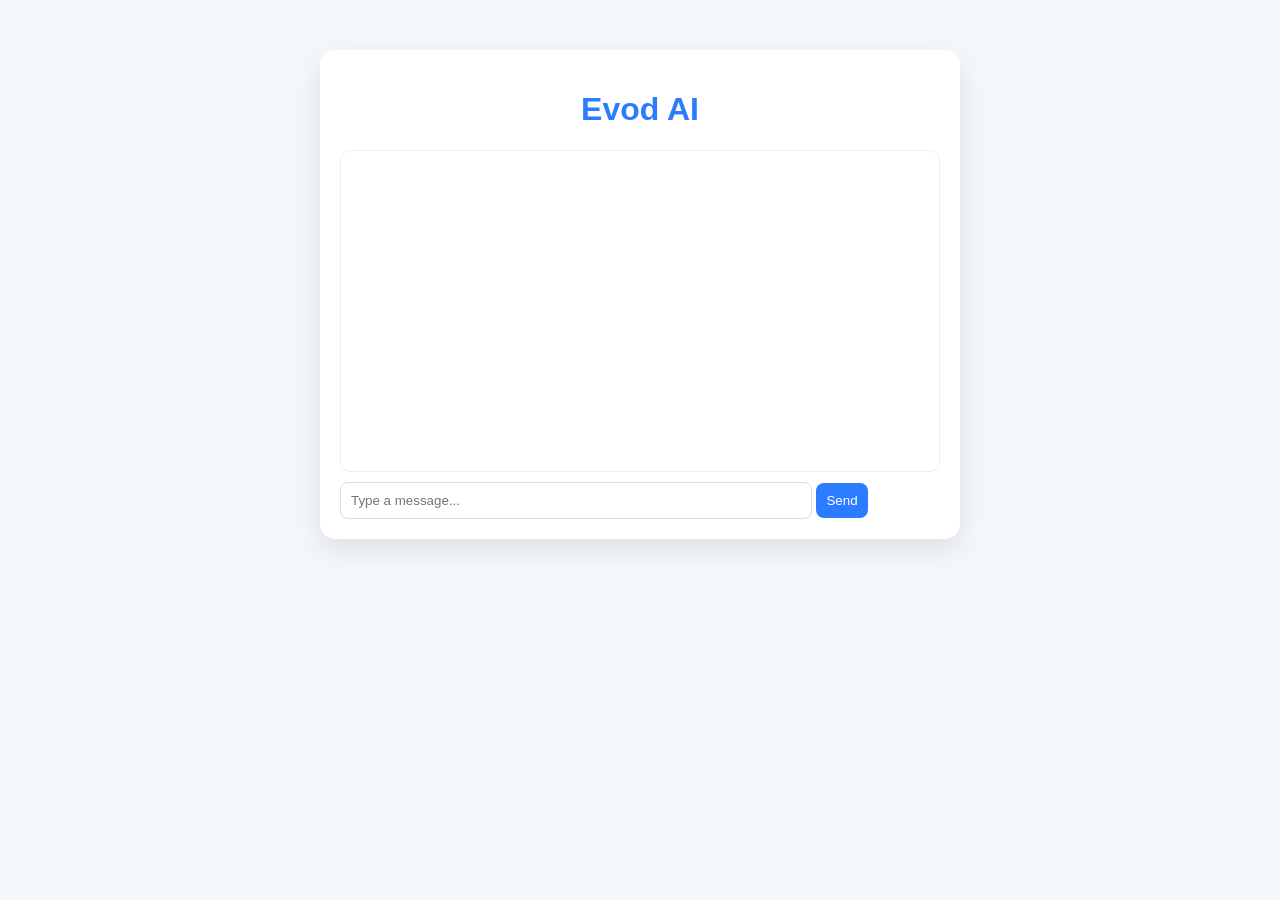
<file: index.html>
<!DOCTYPE html>
<html>
<head>
<title>Evod AI Chat</title>

<style>

body{
  font-family: 'Segoe UI', sans-serif;
  background:#f4f7fc;
  margin:0;
}

.container{
  max-width:600px;
  margin:50px auto;
  background:white;
  padding:20px;
  border-radius:15px;
  box-shadow:0 10px 30px rgba(0,0,0,0.1);
}

h1{
  text-align:center;
  color:#2b7cff;
}

#chat{
  height:300px;
  overflow-y:auto;
  border:1px solid #eee;
  padding:10px;
  border-radius:10px;
  margin-bottom:10px;
}

.message-user{
  text-align:right;
  background:#2b7cff;
  color:white;
  padding:10px;
  border-radius:10px;
  margin:5px;
}

.message-ai{
  text-align:left;
  background:#eee;
  padding:10px;
  border-radius:10px;
  margin:5px;
}

#typing{
  font-size:12px;
  color:#999;
  margin-left:5px;
}

input{
  width:75%;
  padding:10px;
  border-radius:8px;
  border:1px solid #ddd;
}

button{
  padding:10px;
  border:none;
  background:#2b7cff;
  color:white;
  border-radius:8px;
  cursor:pointer;
}

</style>

</head>

<body>

<div class="container">

<h1>Evod AI</h1>

<div id="chat"></div>
<div id="typing"></div>

<input id="msg" placeholder="Type a message...">
<button onclick="send()">Send</button>

</div>

<script>

async function send(){

let input = document.getElementById("msg");
let chat = document.getElementById("chat");
let typing = document.getElementById("typing");

let text = input.value.trim();

if(text==="") return;

// USER MESSAGE
chat.innerHTML += `<div class="message-user">${text}</div>`;
input.value = "";

// AUTO SCROLL
chat.scrollTop = chat.scrollHeight;

// SHOW TYPING
typing.innerText = "AI is typing...";

// SEND TO BACKEND
let res = await fetch("/reply", {
  method:"POST",
  headers:{
    "Content-Type":"application/json"
  },
  body: JSON.stringify({text:text})
});

let data = await res.json();

// REMOVE TYPING
typing.innerText = "";

// AI MESSAGE
chat.innerHTML += `<div class="message-ai">${data.reply}</div>`;

// AUTO SCROLL AGAIN
chat.scrollTop = chat.scrollHeight;

}

</script>

</body>
</html>
</file>
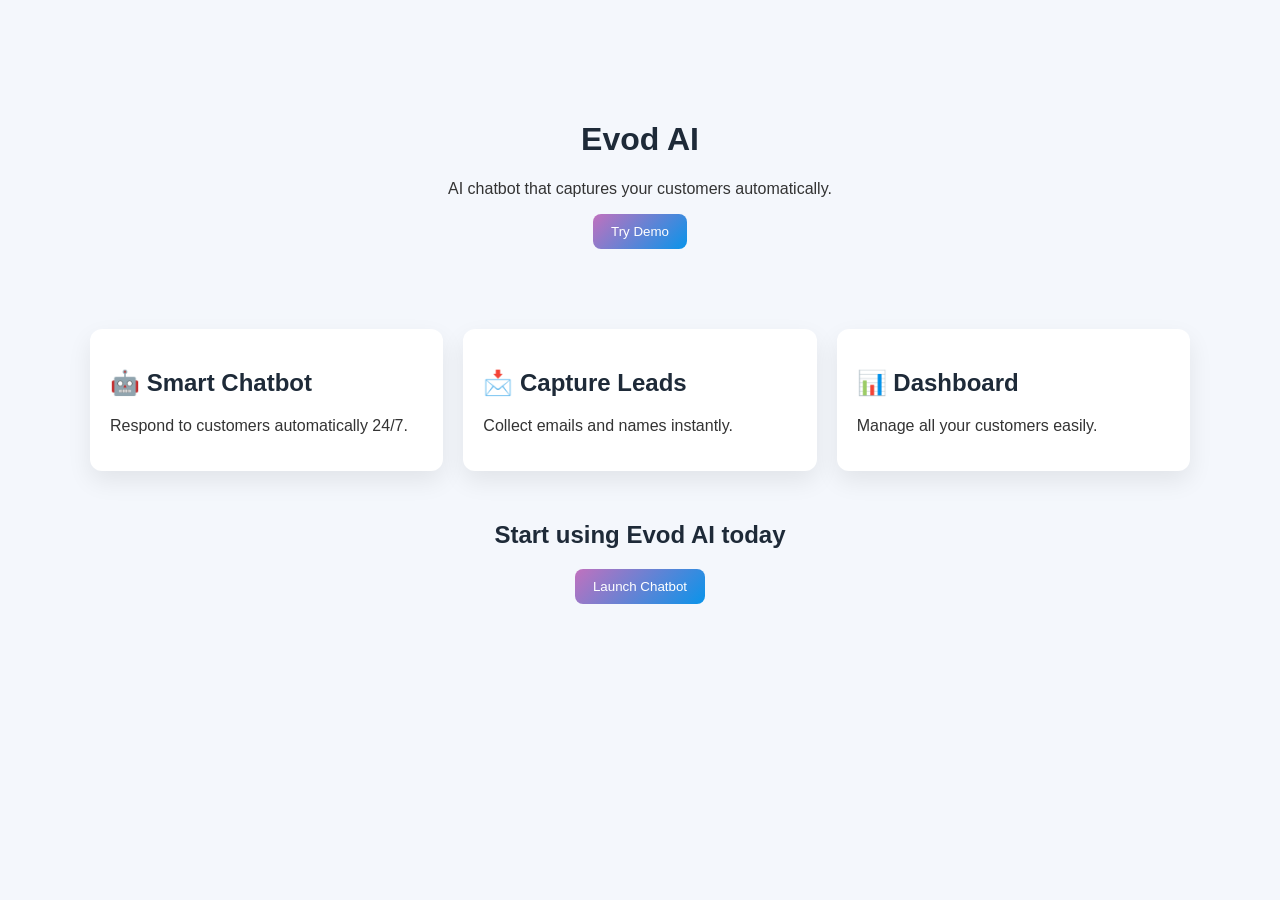
<file: landing.html>
<!DOCTYPE html>
<html>
<head>
<title>Evod AI Client Automation</title>
<link rel="stylesheet" href="style.css">
</head>

<body>

<div class="container">

<!-- HERO -->
<div style="text-align:center;padding:80px 20px;">
<h1> Evod AI</h1>
<p>AI chatbot that captures your customers automatically.</p>

<button onclick="window.location.href='index.html'">
Try Demo
</button>

</div>

<!-- FEATURES -->
<div style="display:flex;gap:20px;flex-wrap:wrap;">

<div class="card" style="flex:1;">
<h2>🤖 Smart Chatbot</h2>
<p>Respond to customers automatically 24/7.</p>
</div>

<div class="card" style="flex:1;">
<h2>📩 Capture Leads</h2>
<p>Collect emails and names instantly.</p>
</div>

<div class="card" style="flex:1;">
<h2>📊 Dashboard</h2>
<p>Manage all your customers easily.</p>
</div>

</div>

<!-- CTA -->
<div style="text-align:center;margin-top:50px;">
<h2>Start using Evod AI today</h2>
<button onclick="window.location.href='index.html'">
Launch Chatbot
</button>
</div>

</div>

</body>
</html>
</file>
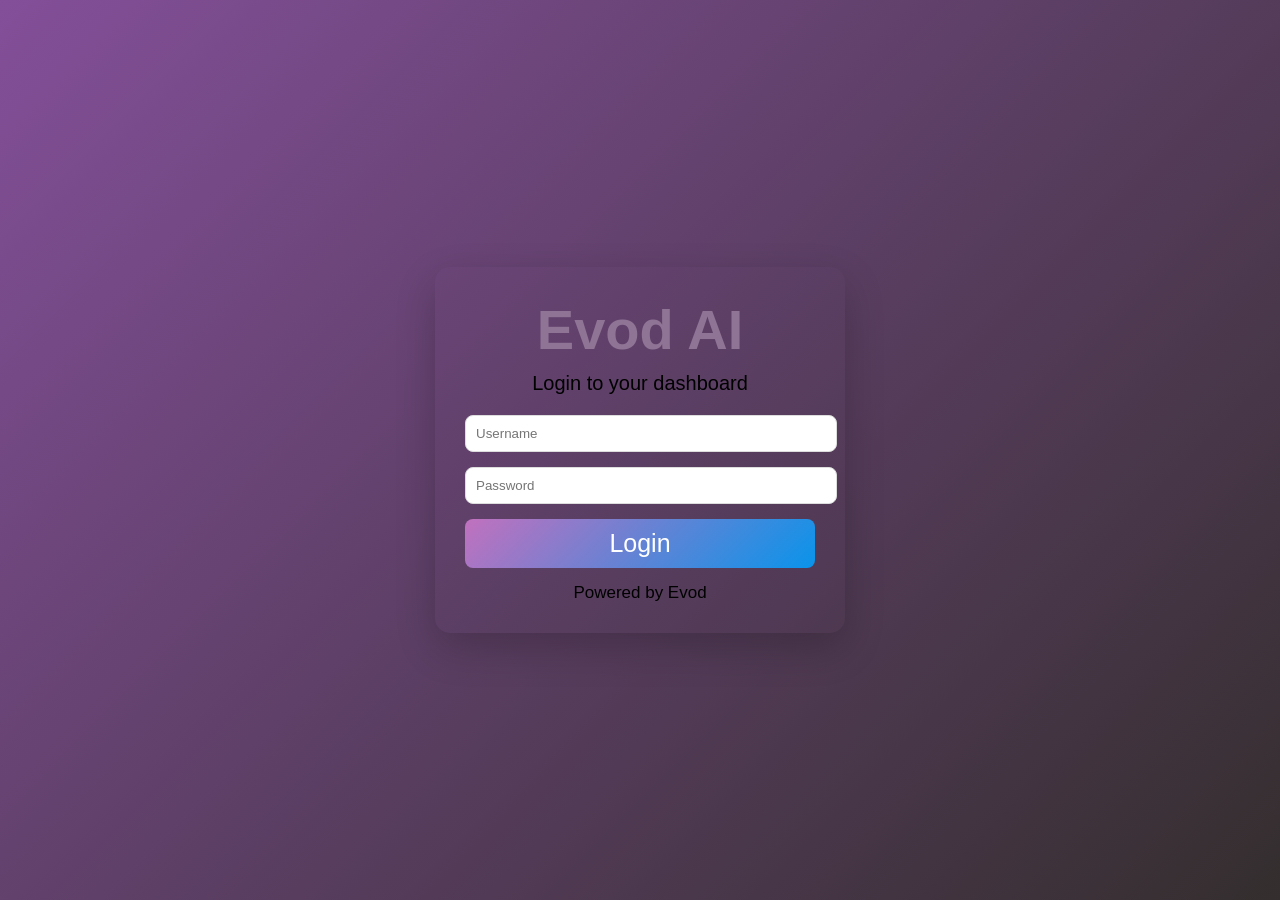
<file: login.html>
<!DOCTYPE html>
<html>
<head>
<title>Login -Evod </title>
<link rel="stylesheet" href="style.css">

<style>

body{
  display:flex;
  justify-content:center;
  align-items:center;
  height:100vh;
  background: linear-gradient(135deg, #834f99, #342e2e);
}

.login-box{
  width:350px;
  background:urgb(110, 43, 123);
  padding:30px;
  border-radius:15px;
  box-shadow:0 15px 40px rgba(0, 0, 0, 0.2);
  text-align:center;
}

.logo{
  font-size:56px;
  font-weight:bold;
  margin-bottom:10px;
  color:#8f7495;
}

.subtitle{
  font-size:20px;
  color:#000000;
  margin-bottom:20px;
}

input{
  margin-bottom:15px;
}

button{
  width:100%;
  font-size:25px;
}

.footer{
  margin-top:15px;
  font-size:17px;
  color:#000000;
}

</style>

</head>

<body>

<div class="login-box">

<div class="logo">Evod AI</div>
<div class="subtitle">Login to your dashboard</div>

<input id="username" placeholder="Username">
<input id="password" type="password" placeholder="Password">

<button onclick="login()">Login</button>

<div class="footer">Powered by Evod </div>

</div>

<script>

function login(){

let u = document.getElementById("username").value;
let p = document.getElementById("password").value;

if(u==="admin" && p==="1234"){
localStorage.setItem("auth","true");
window.location.href="/dashboard.html";
}else{
alert("Wrong credentials");
}

}

</script>

</body>
</html>
</file>
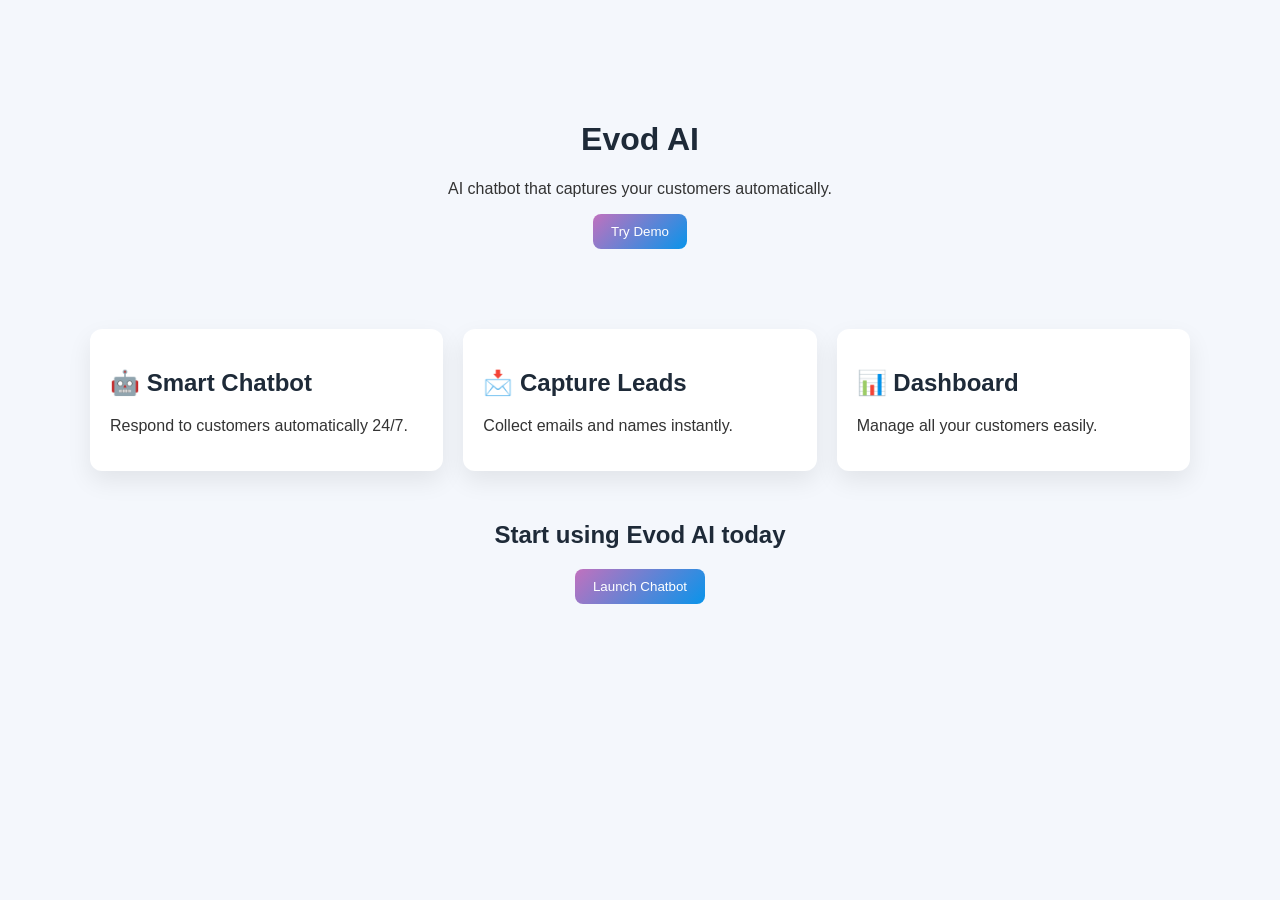
<file: fr/landing.html>
<!DOCTYPE html>
<html>
<head>
<title>Evod AI Client Automation</title>
<link rel="stylesheet" href="style.css">
</head>

<body>

<div class="container">

<!-- HERO -->
<div style="text-align:center;padding:80px 20px;">
<h1> Evod AI</h1>
<p>AI chatbot that captures your customers automatically.</p>

<button onclick="window.location.href='index.html'">
Try Demo
</button>

</div>

<!-- FEATURES -->
<div style="display:flex;gap:20px;flex-wrap:wrap;">

<div class="card" style="flex:1;">
<h2>🤖 Smart Chatbot</h2>
<p>Respond to customers automatically 24/7.</p>
</div>

<div class="card" style="flex:1;">
<h2>📩 Capture Leads</h2>
<p>Collect emails and names instantly.</p>
</div>

<div class="card" style="flex:1;">
<h2>📊 Dashboard</h2>
<p>Manage all your customers easily.</p>
</div>

</div>

<!-- CTA -->
<div style="text-align:center;margin-top:50px;">
<h2>Start using Evod AI today</h2>
<button onclick="window.location.href='index.html'">
Launch Chatbot
</button>
</div>

</div>

</body>
</html>
</file>
<file: style.css>
body {
    margin: 0;
    font-family: 'Segoe UI', sans-serif;
    background: #f4f7fc;
    color: #333;
  }
  
  .container {
    max-width: 1100px;
    margin: auto;
    padding: 20px;
  }
  
  .card {
    background: white;
    padding: 20px;
    border-radius: 12px;
    box-shadow: 0 10px 25px rgba(0,0,0,0.08);
  }
  
  h1, h2 {
    color: #1e2a38;
  }
  
  button {
    background: linear-gradient(135deg, #c171be, #0994ea);
    color: white;
    border: none;
    padding: 10px 18px;
    border-radius: 8px;
    cursor: pointer;
    transition: 0.3s;
  }
  
  button:hover {
    opacity: 0.9;
  }
  
  input {
    padding: 10px;
    border: 1px solid #ddd;
    border-radius: 8px;
    width: 100%;
    margin-bottom: 10px;
  }
  
  table {
    width: 100%;
    border-collapse: collapse;
  }
  
  th {
    text-align: left;
    padding: 10px;
    background: #f0f4ff;
  }
  
  td {
    padding: 10px;
    border-top: 1px solid #eee;
  }
</file>
<file: fr/style.css>
body {
    margin: 0;
    font-family: 'Segoe UI', sans-serif;
    background: #f4f7fc;
    color: #333;
  }
  
  .container {
    max-width: 1100px;
    margin: auto;
    padding: 20px;
  }
  
  .card {
    background: white;
    padding: 20px;
    border-radius: 12px;
    box-shadow: 0 10px 25px rgba(0,0,0,0.08);
  }
  
  h1, h2 {
    color: #1e2a38;
  }
  
  button {
    background: linear-gradient(135deg, #c171be, #0994ea);
    color: white;
    border: none;
    padding: 10px 18px;
    border-radius: 8px;
    cursor: pointer;
    transition: 0.3s;
  }
  
  button:hover {
    opacity: 0.9;
  }
  
  input {
    padding: 10px;
    border: 1px solid #ddd;
    border-radius: 8px;
    width: 100%;
    margin-bottom: 10px;
  }
  
  table {
    width: 100%;
    border-collapse: collapse;
  }
  
  th {
    text-align: left;
    padding: 10px;
    background: #f0f4ff;
  }
  
  td {
    padding: 10px;
    border-top: 1px solid #eee;
  }
</file>
